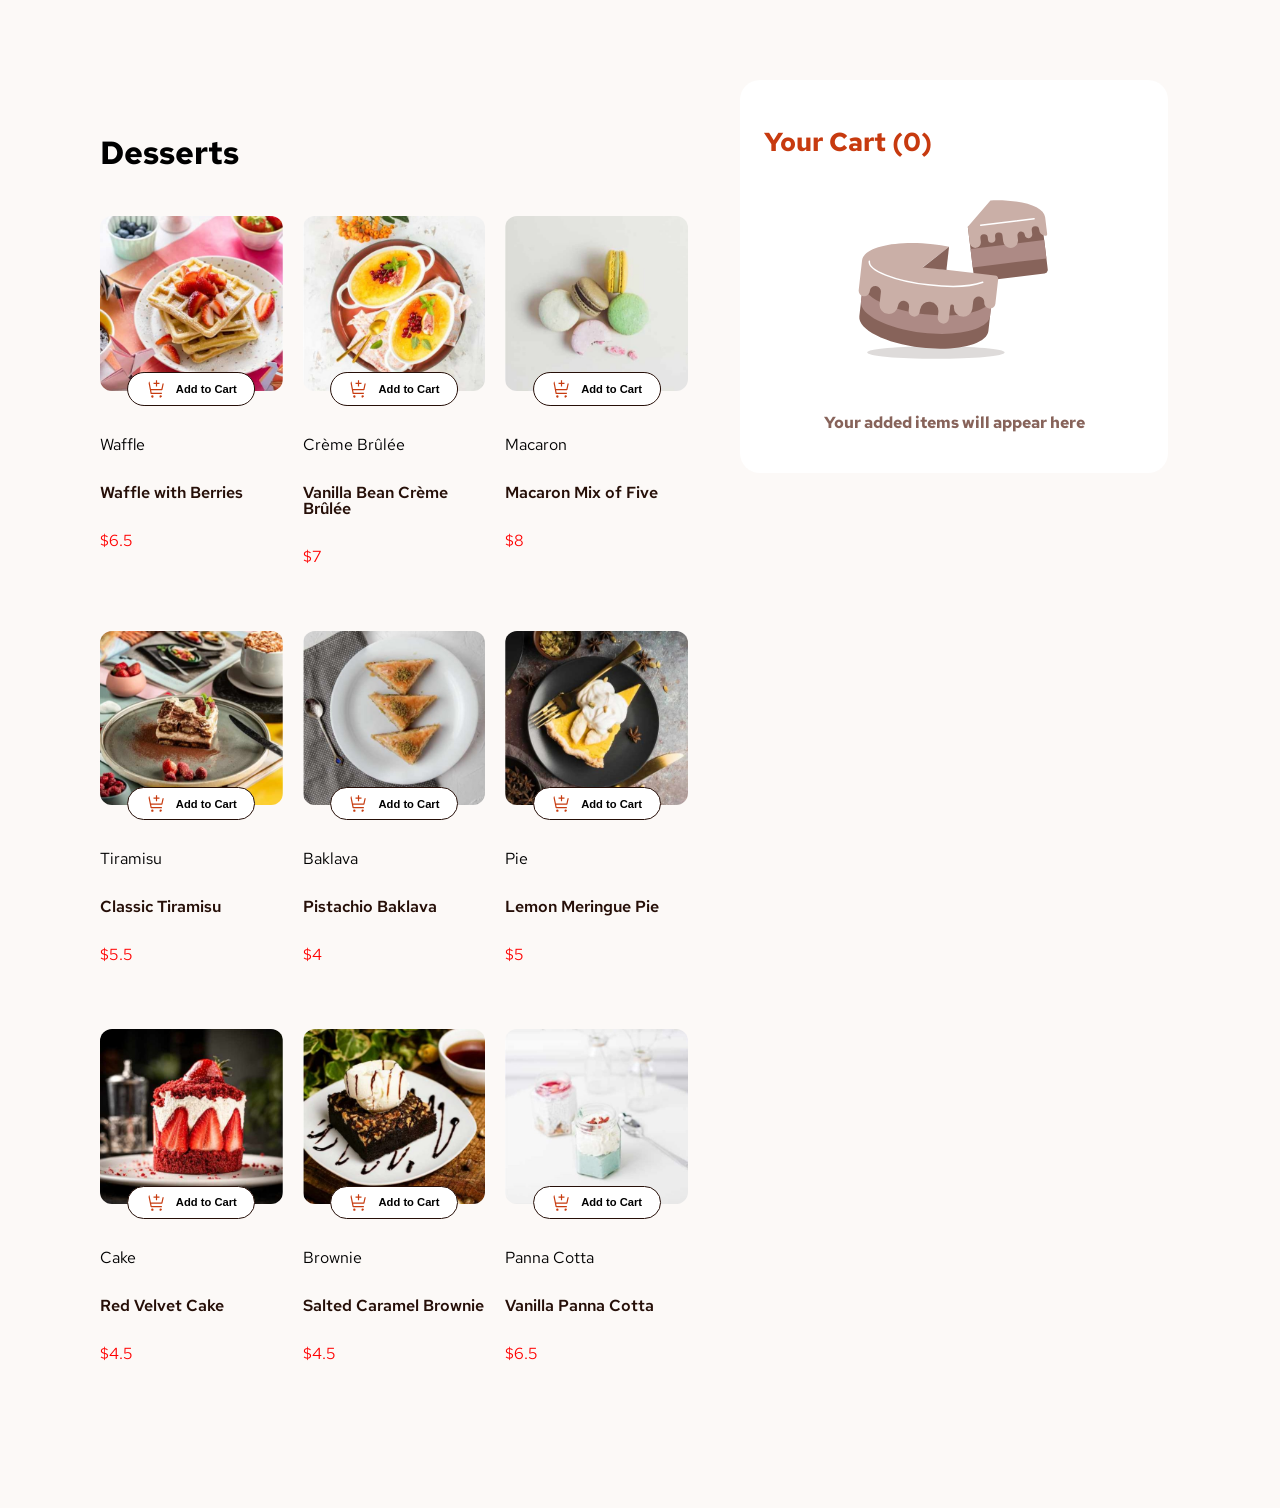
<file: index.html>
<!doctype html>
<html lang="en">
  <head>
    <meta charset="UTF-8" />
    <meta name="viewport" content="width=device-width, initial-scale=1.0" />
    <title>Phaetee Desserts</title>
    <link rel="stylesheet" href="cart.css" />
    <link
      rel="shortcut icon"
      href="assets/images/favicon-32x32.png"
      type="image/x-icon"
    />
  </head>

  <body>
    <div class="container">
      <header>
        <div class="title">
          <h1>Desserts</h1>
        </div>

        <!-- <div class="icon-cart">
                <img src="assets/images/icon-add-to-cart.svg" alt="cart icon">
                <span>8</span>
            </div> -->
      </header>

      <div id="product-list"></div>
    </div>

    <div class="cart-tab">
      <h2>Your Cart <span id="cart-count">(0)</span></h2>

      <div id="cart-div">
        <!-- <img src="assets/images/illustration-empty-cart.svg" alt="">
                <p>Your added items will appear here</p> -->
      </div>

      <!-- <div class="btn">

                <button id="close">Close</button>
                <button id="checkOut">Check Out</button>
            </div> -->
    </div>

    <!-- Include this script tag or install `@tailwindplus/elements` via npm: -->
    <!-- <script src="https://cdn.jsdelivr.net/npm/@tailwindplus/elements@1" type="module"></script> -->

    <el-dialog>
      <dialog
        class="review-modal"
        id="dialog"
        aria-labelledby="dialog-title"
        class="fixed inset-0 size-auto max-h-none max-w-none overflow-y-auto bg-transparent backdrop:bg-transparent"
      >
        <el-dialog-backdrop
          class="fixed inset-0 bg-gray-900/50 transition-opacity data-closed:opacity-0 data-enter:duration-300 data-enter:ease-out data-leave:duration-200 data-leave:ease-in"
        ></el-dialog-backdrop>

        <div
          tabindex="0"
          class="flex min-h-full items-end justify-center p-4 text-center focus:outline-none sm:items-center sm:p-0"
        >
          <el-dialog-panel
            class="relative transform overflow-hidden rounded-lg bg-gray-800 text-left shadow-xl outline -outline-offset-1 outline-white/10 transition-all data-closed:translate-y-4 data-closed:opacity-0 data-enter:duration-300 data-enter:ease-out data-leave:duration-200 data-leave:ease-in sm:my-8 sm:w-full sm:max-w-lg data-closed:sm:translate-y-0 data-closed:sm:scale-95"
          >
            <div class="bg-gray-800 px-4 pt-5 pb-4 sm:p-6 sm:pb-4">
              <div class="sm:flex sm:items-start">
                <div
                  class="mx-auto flex size-12 shrink-0 items-center justify-center rounded-full bg-red-500/10 sm:mx-0 sm:size-10"
                >
                  <img src="assets/images/icon-order-confirmed.svg" alt="" />
                  <!-- <svg viewBox="0 0 24 24" fill="none" stroke="currentColor" stroke-width="1.5" data-slot="icon" aria-hidden="true" class="size-6 text-red-400">
                <path d="M12 9v3.75m-9.303 3.376c-.866 1.5.217 3.374 1.948 3.374h14.71c1.73 0 2.813-1.874 1.948-3.374L13.949 3.378c-.866-1.5-3.032-1.5-3.898 0L2.697 16.126ZM12 15.75h.007v.008H12v-.008Z" stroke-linecap="round" stroke-linejoin="round" />
              </svg> -->
                </div>
                <div class="mt-3 text-center sm:mt-0 sm:ml-4 sm:text-left">
                  <h3
                    id="dialog-title"
                    class="text-base font-semibold text-white"
                  >
                    Order Confirmed
                  </h3>
                  <div class="mt-2">
                    <p class="text-sm text-gray-400">
                      We hope you enjoy your meal!
                    </p>
                  </div>
                </div>
              </div>
            </div>

            <div class="order-review"></div>
            <div
              class="bg-gray-700/25 px-4 py-3 sm:flex sm:flex-row-reverse sm:px-6"
            >
              <!-- <button type="button" command="close" commandfor="dialog" class="inline-flex w-full justify-center rounded-md bg-red-500 px-3 py-2 text-sm font-semibold text-white hover:bg-red-400 sm:ml-3 sm:w-auto">Deactivate</button> -->
              <button
                id="new-order"
                type="button"
                onclick="newOrder()"
                command="close"
                commandfor="dialog"
                class="mt-3 inline-flex w-full justify-center rounded-md bg-white/10 px-3 py-2 text-sm font-semibold text-white inset-ring inset-ring-white/5 hover:bg-white/20 sm:mt-0 sm:w-auto"
              >
                Start new order
              </button>
            </div>
          </el-dialog-panel>
        </div>
      </dialog>
    </el-dialog>

    <script
      src="cart.js"
      src="https://cdn.jsdelivr.net/npm/@tailwindplus/elements@1"
    ></script>
  </body>
</html>
</file>
<file: cart.css>
@import url("https://fonts.googleapis.com/css2?family=Red+Hat+Text:wght@400;600;700&display=swap");

:root {
  --red: hsl(14, 86%, 42%);
  --green: hsl(159, 69%, 38%);

  --rose-50: hsl(20, 50%, 98%);
  --rose-100: hsl(13, 31%, 94%);
  --rose-300: hsl(14, 25%, 72%);
  --rose-400: hsl(7, 20%, 60%);
  --rose-500: hsl(12, 20%, 44%);
  --rose-900: hsl(14, 65%, 9%);
}

body {
  font-family: "Red Hat Text", sans-serif;
  margin: 0;

  padding: 5rem;

  display: flex;

  gap: 2rem;
  align-items: flex-start;

  background: var(--rose-50);
  min-height: 100vh;
}

p {
  font-family: "Red Hat Text", sans-serif;
}

.container {
  padding: 20px;
  text-align: center;
  padding-top: 10px;
}

img {
  width: 30px;
}

header {
  display: flex;
  align-items: center;
  justify-content: space-between;
  padding: 20px 0;
}

header .icon-cart {
  position: relative;
}

header .icon-cart span {
  display: flex;
  width: 30px;
  height: 30px;
  background-color: var(--red);
  justify-content: center;
  align-items: center;
  color: #ffff;
  border-radius: 50%;
  position: absolute;
  top: 50%;
  right: -20px;
}

#product-list {
  display: grid;
  grid-template-columns: repeat(3, 1fr);
  /* grid-template-columns: repeat(auto-fit, minmax(220px, 1fr)); */
  gap: 20px;
  flex: 1;
  min-width: 0;
}

.productList {
  width: 100%;
}

.product-img-btn {
  display: flex;

  position: relative;
}

.productList img {
  width: 100%;
  /* height: auto; */
  border-radius: 12px;
  display: block;
}

#addItem-btn {
  position: absolute;
  bottom: -15px;
  left: 50%;
  transform: translateX(-50%);

  display: flex;
  align-items: center;
  justify-content: center;
  gap: 10px;

  padding: 6px 10px;
  border: 1px solid var(--rose-900);
  background: #ffff;
  color: black;
  cursor: pointer;
  border-radius: 20px;

  width: 160px;
  max-width: 70%;
  min-width: 100px;
  flex-shrink: 0;

  font-size: 0.7rem;
  font-weight: bold;

  white-space: nowrap;
}

.qty-btn {
  position: absolute;
  bottom: -15px;
  left: 50%;
  transform: translateX(-50%);

  display: flex;
  align-items: center;
  justify-content: space-between;

  padding: 6px 10px;
  border-radius: 20px;

  width: 160px;
  max-width: 70%;
  min-width: 100px;
  flex-shrink: 0;

  background-color: var(--red);
  color: white;
}

.qty-btn button {
  background: transparent;
  border: 1px solid white;
  color: white;
  width: 22px;
  height: 22px;
  border-radius: 50%;
  cursor: pointer;
}

.qty-btn span {
  font-weight: bold;
}

.product-img-btn #addItem-btn img {
  width: 20px;
}

.productList .text-area {
  display: flex;
  flex-direction: column;
  justify-content: flex-start;
  align-items: flex-start;

  margin: 30px 0;
  line-height: 1;
  text-align: left;
}

.productList .text-area h3 {
  color: var(--rose-900);
  font-size: 16px;
  font-weight: 600;
  text-wrap: none;
}

.cart-tab {
  width: 380px;
  flex-shrink: 0;
  padding: 1.5rem;
  background: white;
  display: grid;
  grid-template-rows: auto 1fr;

  height: fit-content;
  border-radius: 20px;
}

.cart-tab h2 {
  color: var(--red);
  font-size: 1.6rem;
  font-weight: 700;
}

.empty-cart {
  display: flex;
  flex-direction: column;
  align-items: center;
  justify-content: center;
  text-align: center;
  gap: 1rem;
}

.empty-cart img {
  width: 200px;
  height: auto;
}

.empty-cart p {
  color: var(--rose-500);
  font-weight: bold;
}

.cart-items {
  display: flex;
}

.cart-item-head {
  display: flex;
  justify-content: space-between;
  align-items: center;
}

.cart-item-head p {
  font-weight: bolder;
}

.cart-details {
  display: flex;
  gap: 10px;
  margin-top: 5px;
}

.qty {
  color: var(--red);
  font-weight: bold;
}

.remove-btn {
  background: none;
  border: none;
  cursor: pointer;

  width: 20px;
  height: 20px;

  display: flex;
  align-items: center;
  justify-content: center;

  padding: 0;
}

.remove-btn img {
  width: 12px;
  height: 12px;
  display: block;
}

.order-total {
  display: flex;
  justify-content: space-between;
}

.confirm-order-btn {
  width: 100%;
  padding: 14px;
  border: none;
  border-radius: 25px;
  background: hsl(14, 86%, 42%);
  color: white;
  font-weight: bold;
  cursor: pointer;
  margin-top: 20px;
}

.delivery {
  display: flex;
  align-items: center;
  gap: 6px;
  background: #f5f5f5;
  padding: 5px;
  border-radius: 8px;
  justify-content: center;
  margin-top: 10px;
  /* height: 10px; */
}

.delivery-img {
  width: 20px !important;
  height: 20px !important;
  align-items: center;
}

.cart-item {
  margin-bottom: 10px;
}

.order-summary {
  margin-top: 15px;
}

.review-section {
  display: flex;
  align-items: center;
  justify-content: space-between;
  gap: 1rem;

  background-color: var(--rose-100);
  padding: 1rem;
  border-radius: 10px;
}

.review-section img {
  width: 55px;
  height: 55px;
  border-radius: 8px;
  object-fit: cover;
}

.review-item {
  flex: 1;
  display: flex;
  align-items: center;
  justify-content: space-between;
  min-width: 0;
}

.item-details {
  display: flex;
  gap: 1rem;
}

.item-info {
  display: flex;
  flex-direction: column;
  gap: 4px;
}

.item-info p {
  font-weight: bolder;
}

.review-total {
  display: flex;
  justify-content: space-between;
  align-items: center;
  margin-top: 1.5rem;
}

.review-total p {
  margin: 0;
  font-size: 1.3rem;

  font-weight: bolder;
}

.review-total strong {
  font-size: 1.3rem;
  color: #260f08;
}

#new-order {
  border-radius: 20px;
  width: 80%;
  height: 3rem;
  margin-left: 10%;
  margin-right: 10%;
  margin-top: 5%;
  background-color: var(--red);
  border: none;
  color: #ffff;
  font-size: 1rem;
}

.review-modal {
  border-radius: 20px;
  border: none;
  width: 30%;
}

#cart-count {
  color: var(--red);
}

@media (max-width: 900px) and (min-width: 601px) {
  body {
    padding: 2rem;
    gap: 1.5rem;
  }

  #product-list {
    grid-template-columns: repeat(2, 1fr);
    gap: 15px;
  }

  .cart-tab {
    width: 280px;
    padding: 1.2rem;
  }

  #addItem-btn,
  .qty-btn {
    width: 75%;
    font-size: 11px;
  }

  .review-section {
    padding: 0.9rem;
    gap: 0.8rem;
  }
}

@media (max-width: 600px) {
  body {
    flex-direction: column;
    padding: 1rem;
  }

  #product-list {
    grid-template-columns: 1fr;
    gap: 1.5rem;
  }

  .cart-tab {
    padding: 1rem;
    width: 90%;
  }

  .empty-cart img {
    width: 150px;
  }

  .review-section {
    padding: 0.8rem;
  }

  .review-modal {
    width: 85%;
  }
}

/* .cart-tab .btn{
    display: grid;
    grid-template-columns: repeat(2. 1fr);
}

.cart-tab.btn button{
    background-color: red;
} */
</file>
